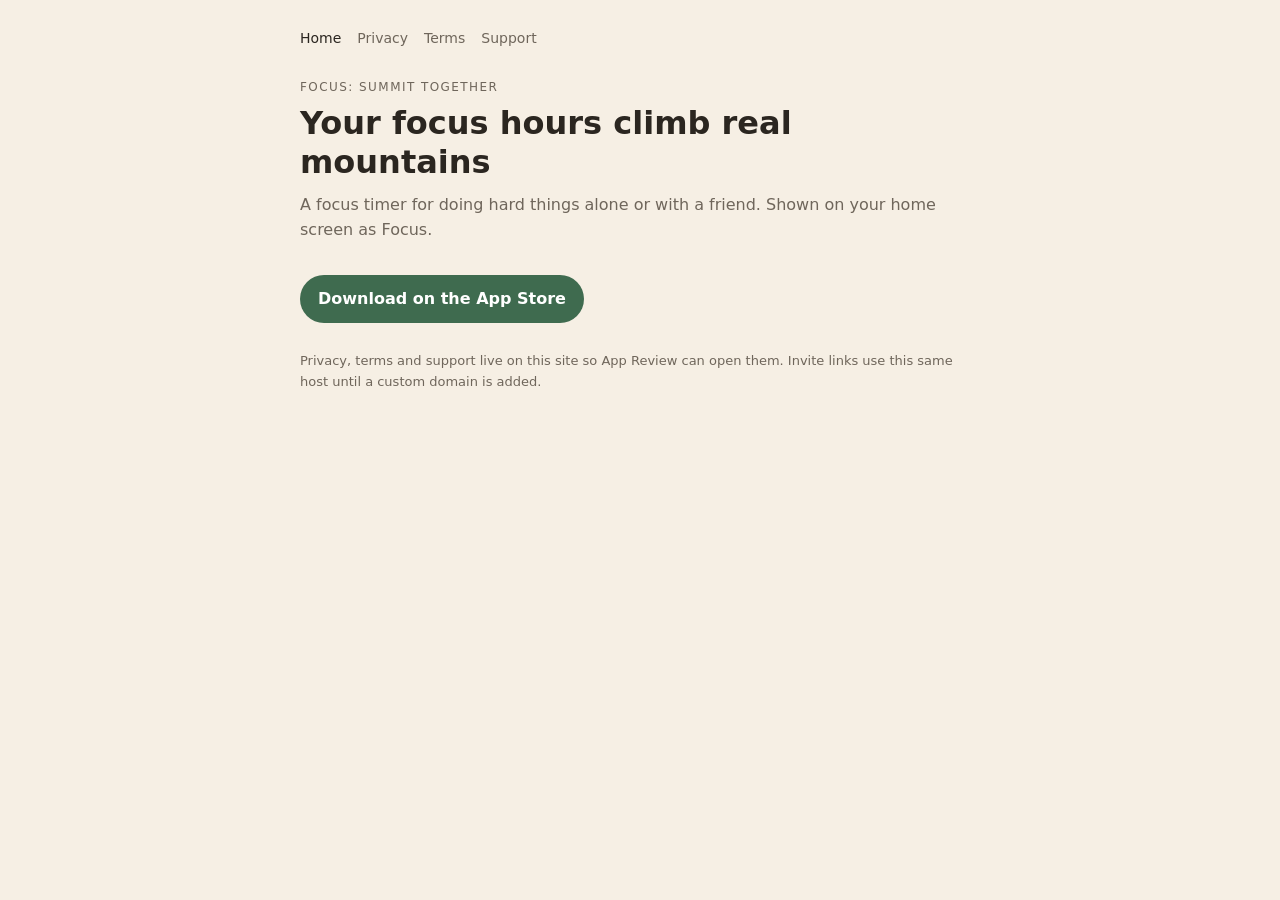
<file: index.html>
<!doctype html>
<html lang="en">
<head>
  <meta charset="utf-8">
  <meta name="viewport" content="width=device-width, initial-scale=1">
  <title>Focus: Summit Together</title>
  <meta name="description" content="Your focus hours climb real mountains. Alone or with a friend.">
  <link rel="stylesheet" href="site.css">
</head>
<body>
  <div class="wrap">
    <nav class="nav" aria-label="Site">
      <a href="./" aria-current="page">Home</a>
      <a href="privacy/">Privacy</a>
      <a href="terms/">Terms</a>
      <a href="support/">Support</a>
    </nav>
    <p class="eyebrow">Focus: Summit Together</p>
    <h1>Your focus hours climb real mountains</h1>
    <p class="lead">A focus timer for doing hard things alone or with a friend. Shown on your home screen as Focus.</p>
    <p><a class="cta" href="https://apps.apple.com/app/id6811546229">Download on the App Store</a></p>
    <p class="fine">Privacy, terms and support live on this site so App Review can open them. Invite links use this same host until a custom domain is added.</p>
  </div>
</body>
</html>
</file>
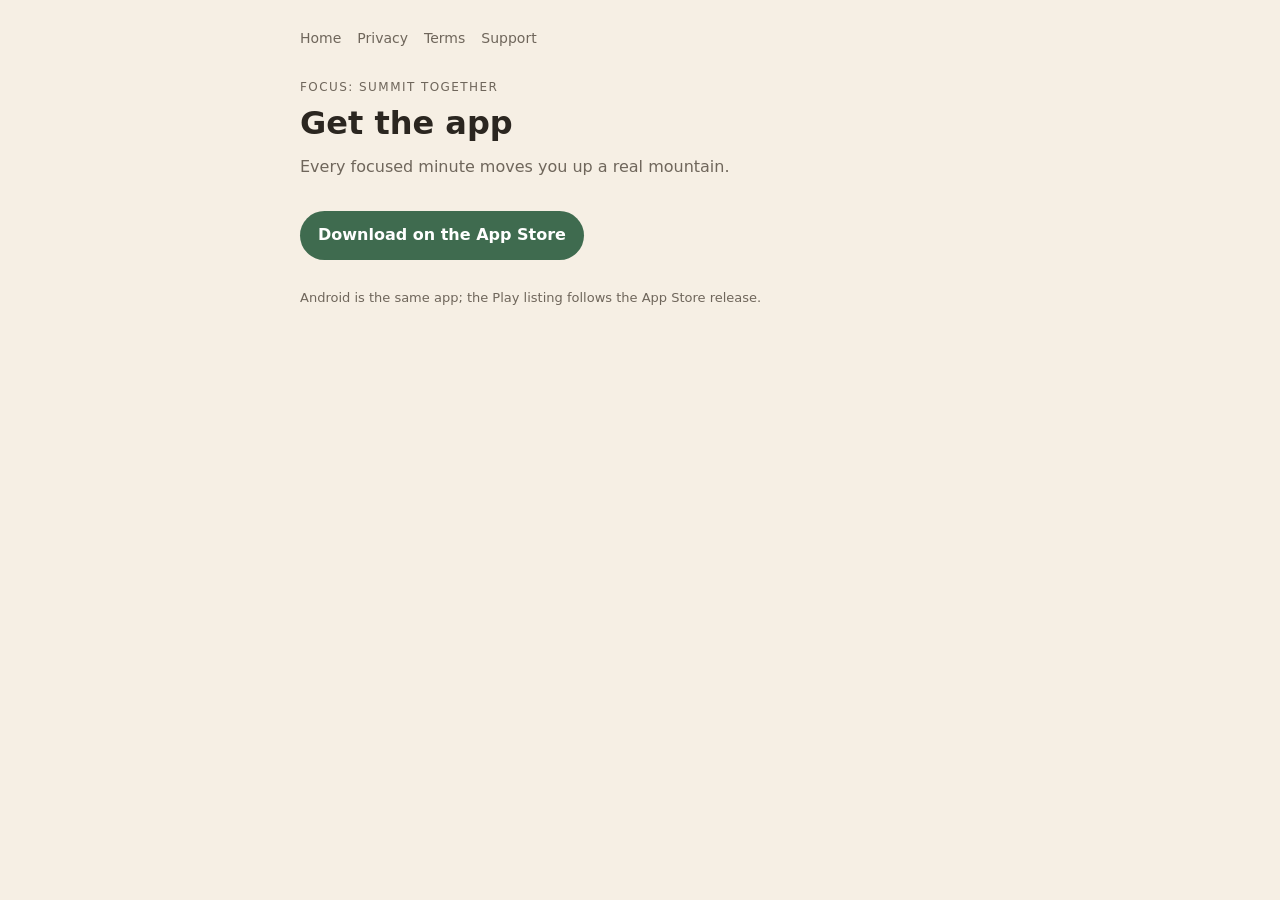
<file: get/index.html>
<!doctype html>
<html lang="en">
<head>
  <meta charset="utf-8">
  <meta name="viewport" content="width=device-width, initial-scale=1">
  <title>Get Focus: Summit Together</title>
  <link rel="stylesheet" href="../site.css">
</head>
<body>
  <div class="wrap">
    <nav class="nav" aria-label="Site">
      <a href="../">Home</a>
      <a href="../privacy/">Privacy</a>
      <a href="../terms/">Terms</a>
      <a href="../support/">Support</a>
    </nav>
    <p class="eyebrow">Focus: Summit Together</p>
    <h1>Get the app</h1>
    <p class="lead">Every focused minute moves you up a real mountain.</p>
    <p><a class="cta" href="https://apps.apple.com/app/id6811546229">Download on the App Store</a></p>
    <p class="fine">Android is the same app; the Play listing follows the App Store release.</p>
  </div>
</body>
</html>
</file>
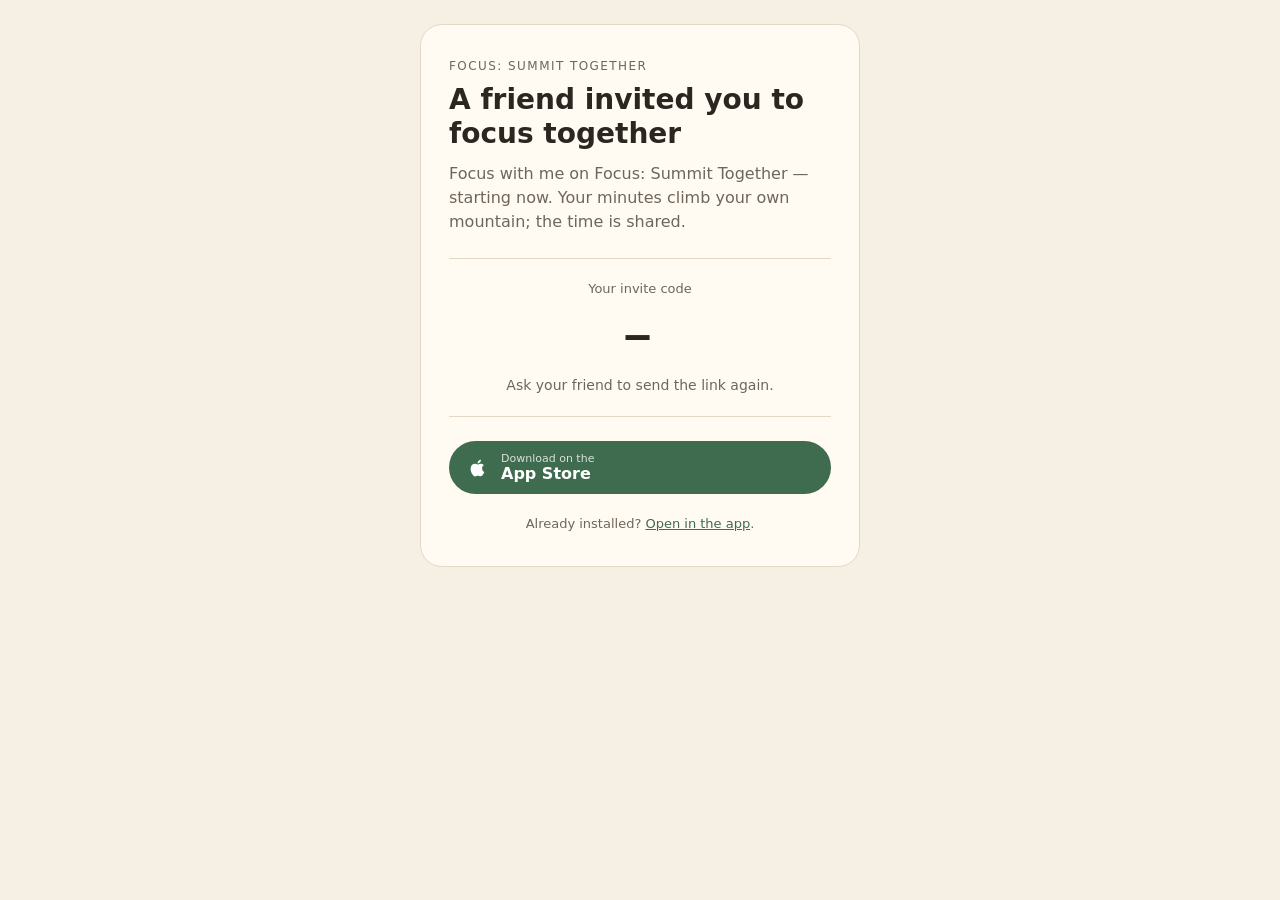
<file: join/index.html>
<!doctype html>
<html lang="en">
<head>
  <meta charset="utf-8">
  <meta name="viewport" content="width=device-width, initial-scale=1">
  <title>Focus with me on Focus: Summit Together</title>
  <meta name="description" content="A friend invited you to focus together on Focus: Summit Together.">
  <meta name="apple-itunes-app" content="app-id=6811546229">
  <link rel="stylesheet" href="join.css">
</head>
<body>
  <main class="card" role="main">
    <p class="eyebrow">Focus: Summit Together</p>
    <h1 id="headline">A friend invited you to focus together</h1>
    <p class="lead">Focus with me on Focus: Summit Together — starting now. Your minutes climb your own mountain; the time is shared.</p>

    <section class="code-block" aria-labelledby="code-label">
      <p id="code-label" class="label">Your invite code</p>
      <p id="code" class="code" aria-live="polite">······</p>
      <p class="hint">Open Focus: Summit Together → <strong>Focus with a friend</strong> → <strong>Have a code?</strong> and paste this code.</p>
    </section>

    <section class="stores" aria-label="Get the app">
      <a class="badge badge-apple" id="appstore" href="https://apps.apple.com/app/id6811546229" rel="noopener">
        <svg viewBox="0 0 24 24" width="22" height="22" aria-hidden="true" focusable="false"><path fill="currentColor" d="M16.4 12.6c0-2.3 1.9-3.4 2-3.5-1.1-1.6-2.8-1.8-3.4-1.8-1.4-.1-2.8.9-3.5.9-.7 0-1.8-.8-3-.8-1.5 0-3 .9-3.8 2.3-1.6 2.8-.4 7 1.2 9.2.8 1.1 1.7 2.4 2.9 2.3 1.2 0 1.6-.8 3-.8s1.8.8 3 .7c1.3 0 2.1-1.1 2.8-2.2.9-1.3 1.3-2.5 1.3-2.6-.1 0-2.5-1-2.5-3.7zM14.2 5.8c.6-.8 1.1-1.8 1-2.8-.9 0-2.1.6-2.7 1.4-.6.7-1.1 1.7-1 2.7 1 .1 2-.5 2.7-1.3z"/></svg>
        <span><small>Download on the</small>App Store</span>
      </a>
    </section>

    <p class="fine">Already installed? <a id="open-app" href="#">Open in the app</a>.</p>
  </main>
  <script src="code.js"></script>
</body>
</html>
</file>
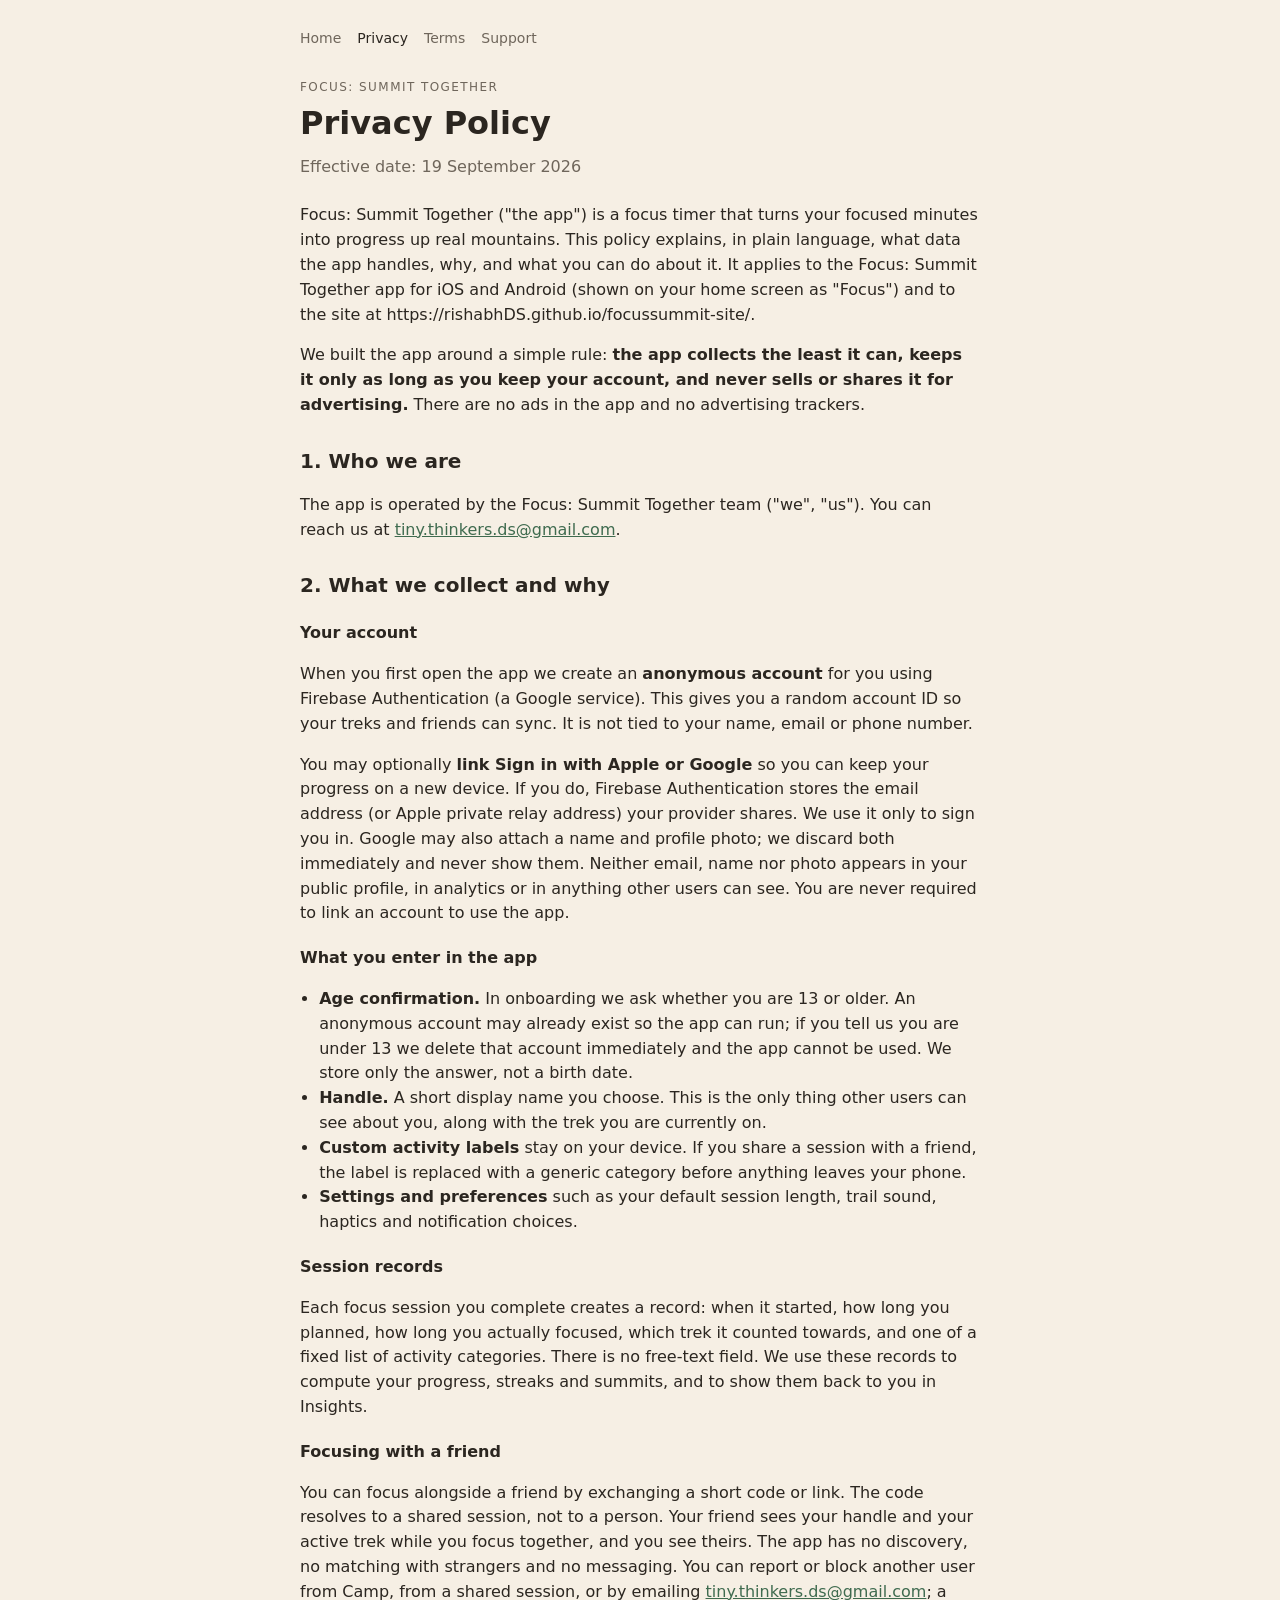
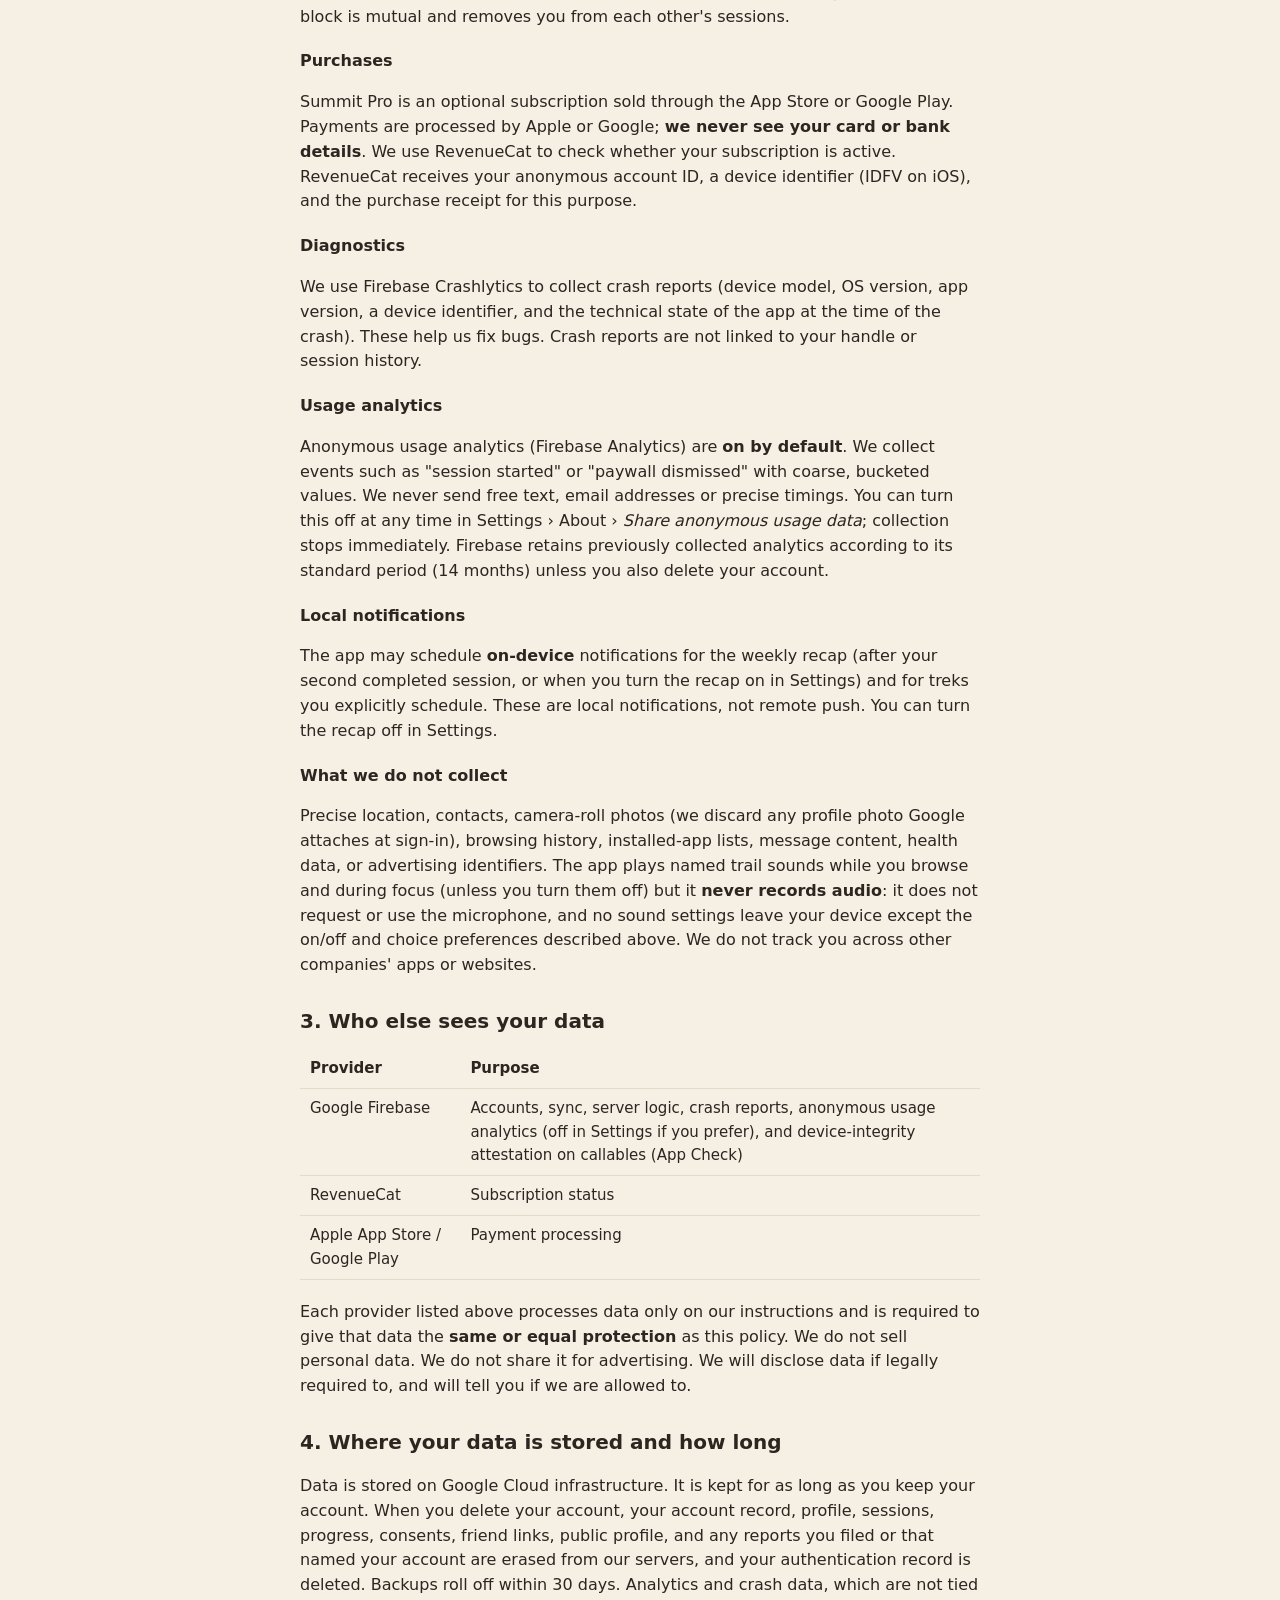
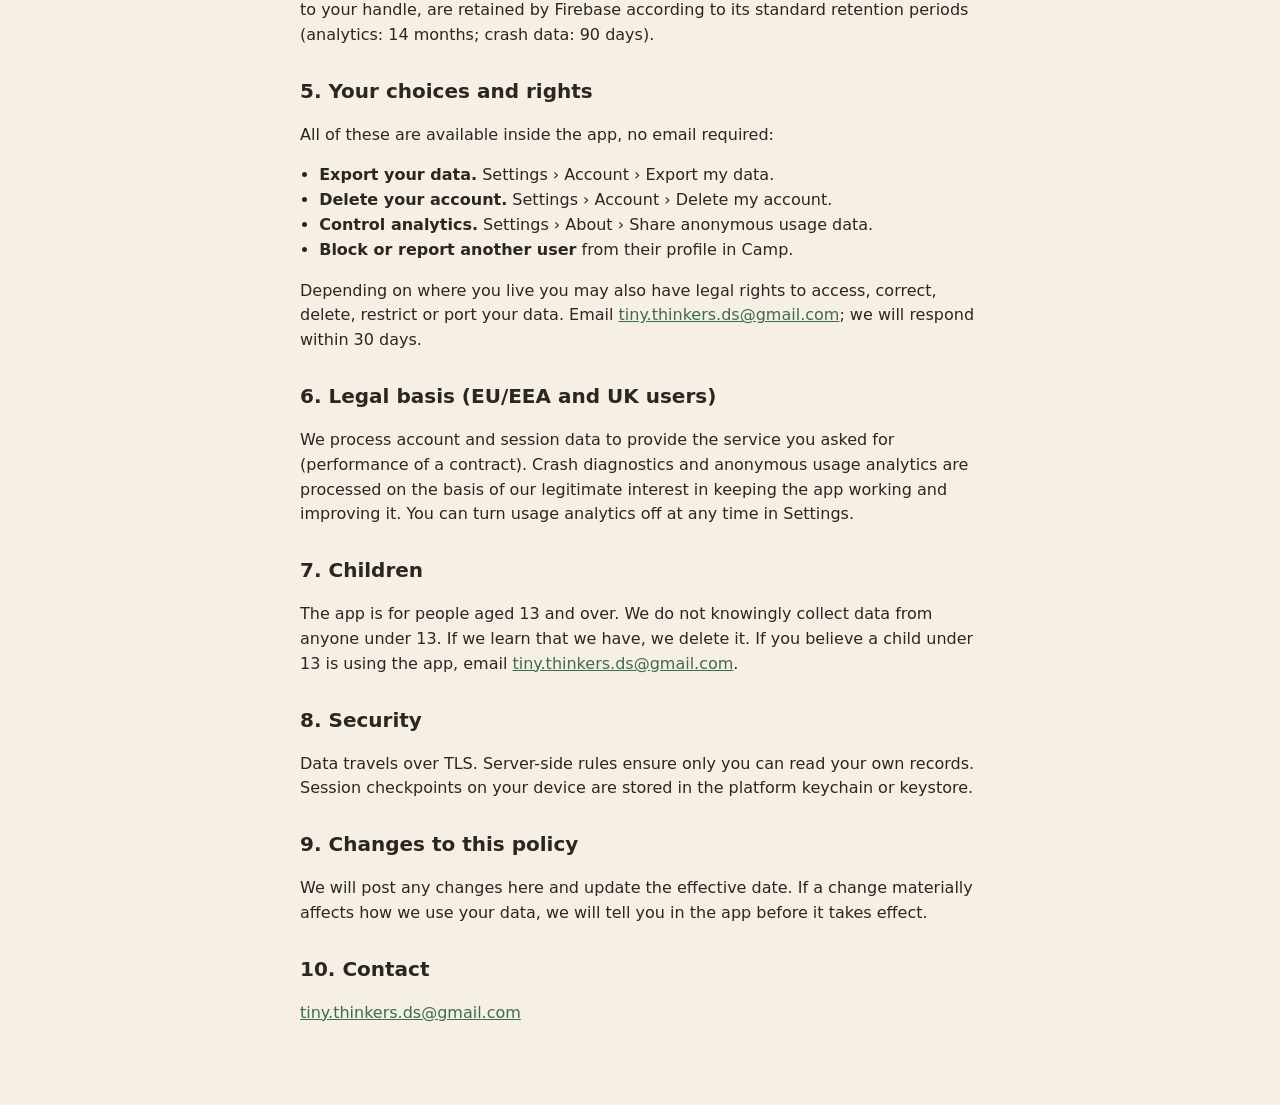
<file: privacy/index.html>
<!doctype html>
<html lang="en">
<head>
  <meta charset="utf-8">
  <meta name="viewport" content="width=device-width, initial-scale=1">
  <title>Privacy Policy — Focus: Summit Together</title>
  <link rel="stylesheet" href="../site.css">
</head>
<body>
  <div class="wrap">
    <nav class="nav" aria-label="Site">
      <a href="../">Home</a>
      <a href="../privacy/" aria-current="page">Privacy</a>
      <a href="../terms/">Terms</a>
      <a href="../support/">Support</a>
    </nav>
    <p class="eyebrow">Focus: Summit Together</p>
    <h1>Privacy Policy</h1>
    <p class="lead">Effective date: 19 September 2026</p>
    <div class="doc">
      <p>Focus: Summit Together ("the app") is a focus timer that turns your focused minutes into progress up real mountains. This policy explains, in plain language, what data the app handles, why, and what you can do about it. It applies to the Focus: Summit Together app for iOS and Android (shown on your home screen as "Focus") and to the site at https://rishabhDS.github.io/focussummit-site/.</p>
      <p>We built the app around a simple rule: <strong>the app collects the least it can, keeps it only as long as you keep your account, and never sells or shares it for advertising.</strong> There are no ads in the app and no advertising trackers.</p>

      <h2>1. Who we are</h2>
      <p>The app is operated by the Focus: Summit Together team ("we", "us"). You can reach us at <a href="mailto:tiny.thinkers.ds@gmail.com">tiny.thinkers.ds@gmail.com</a>.</p>

      <h2>2. What we collect and why</h2>
      <h3>Your account</h3>
      <p>When you first open the app we create an <strong>anonymous account</strong> for you using Firebase Authentication (a Google service). This gives you a random account ID so your treks and friends can sync. It is not tied to your name, email or phone number.</p>
      <p>You may optionally <strong>link Sign in with Apple or Google</strong> so you can keep your progress on a new device. If you do, Firebase Authentication stores the email address (or Apple private relay address) your provider shares. We use it only to sign you in. Google may also attach a name and profile photo; we discard both immediately and never show them. Neither email, name nor photo appears in your public profile, in analytics or in anything other users can see. You are never required to link an account to use the app.</p>
      <h3>What you enter in the app</h3>
      <ul>
        <li><strong>Age confirmation.</strong> In onboarding we ask whether you are 13 or older. An anonymous account may already exist so the app can run; if you tell us you are under 13 we delete that account immediately and the app cannot be used. We store only the answer, not a birth date.</li>
        <li><strong>Handle.</strong> A short display name you choose. This is the only thing other users can see about you, along with the trek you are currently on.</li>
        <li><strong>Custom activity labels</strong> stay on your device. If you share a session with a friend, the label is replaced with a generic category before anything leaves your phone.</li>
        <li><strong>Settings and preferences</strong> such as your default session length, trail sound, haptics and notification choices.</li>
      </ul>
      <h3>Session records</h3>
      <p>Each focus session you complete creates a record: when it started, how long you planned, how long you actually focused, which trek it counted towards, and one of a fixed list of activity categories. There is no free-text field. We use these records to compute your progress, streaks and summits, and to show them back to you in Insights.</p>
      <h3>Focusing with a friend</h3>
      <p>You can focus alongside a friend by exchanging a short code or link. The code resolves to a shared session, not to a person. Your friend sees your handle and your active trek while you focus together, and you see theirs. The app has no discovery, no matching with strangers and no messaging. You can report or block another user from Camp, from a shared session, or by emailing <a href="mailto:tiny.thinkers.ds@gmail.com">tiny.thinkers.ds@gmail.com</a>; a block is mutual and removes you from each other's sessions.</p>
      <h3>Purchases</h3>
      <p>Summit Pro is an optional subscription sold through the App Store or Google Play. Payments are processed by Apple or Google; <strong>we never see your card or bank details</strong>. We use RevenueCat to check whether your subscription is active. RevenueCat receives your anonymous account ID, a device identifier (IDFV on iOS), and the purchase receipt for this purpose.</p>
      <h3>Diagnostics</h3>
      <p>We use Firebase Crashlytics to collect crash reports (device model, OS version, app version, a device identifier, and the technical state of the app at the time of the crash). These help us fix bugs. Crash reports are not linked to your handle or session history.</p>
      <h3>Usage analytics</h3>
      <p>Anonymous usage analytics (Firebase Analytics) are <strong>on by default</strong>. We collect events such as "session started" or "paywall dismissed" with coarse, bucketed values. We never send free text, email addresses or precise timings. You can turn this off at any time in Settings › About › <em>Share anonymous usage data</em>; collection stops immediately. Firebase retains previously collected analytics according to its standard period (14 months) unless you also delete your account.</p>
      <h3>Local notifications</h3>
      <p>The app may schedule <strong>on-device</strong> notifications for the weekly recap (after your second completed session, or when you turn the recap on in Settings) and for treks you explicitly schedule. These are local notifications, not remote push. You can turn the recap off in Settings.</p>
      <h3>What we do not collect</h3>
      <p>Precise location, contacts, camera-roll photos (we discard any profile photo Google attaches at sign-in), browsing history, installed-app lists, message content, health data, or advertising identifiers. The app plays named trail sounds while you browse and during focus (unless you turn them off) but it <strong>never records audio</strong>: it does not request or use the microphone, and no sound settings leave your device except the on/off and choice preferences described above. We do not track you across other companies' apps or websites.</p>

      <h2>3. Who else sees your data</h2>
      <table>
        <thead><tr><th>Provider</th><th>Purpose</th></tr></thead>
        <tbody>
          <tr><td>Google Firebase</td><td>Accounts, sync, server logic, crash reports, anonymous usage analytics (off in Settings if you prefer), and device-integrity attestation on callables (App Check)</td></tr>
          <tr><td>RevenueCat</td><td>Subscription status</td></tr>
          <tr><td>Apple App Store / Google Play</td><td>Payment processing</td></tr>
        </tbody>
      </table>
      <p>Each provider listed above processes data only on our instructions and is required to give that data the <strong>same or equal protection</strong> as this policy. We do not sell personal data. We do not share it for advertising. We will disclose data if legally required to, and will tell you if we are allowed to.</p>

      <h2>4. Where your data is stored and how long</h2>
      <p>Data is stored on Google Cloud infrastructure. It is kept for as long as you keep your account. When you delete your account, your account record, profile, sessions, progress, consents, friend links, public profile, and any reports you filed or that named your account are erased from our servers, and your authentication record is deleted. Backups roll off within 30 days. Analytics and crash data, which are not tied to your handle, are retained by Firebase according to its standard retention periods (analytics: 14 months; crash data: 90 days).</p>

      <h2>5. Your choices and rights</h2>
      <p id="your-choices-and-rights">All of these are available inside the app, no email required:</p>
      <ul>
        <li><strong>Export your data.</strong> Settings › Account › Export my data.</li>
        <li><strong>Delete your account.</strong> Settings › Account › Delete my account.</li>
        <li><strong>Control analytics.</strong> Settings › About › Share anonymous usage data.</li>
        <li><strong>Block or report another user</strong> from their profile in Camp.</li>
      </ul>
      <p>Depending on where you live you may also have legal rights to access, correct, delete, restrict or port your data. Email <a href="mailto:tiny.thinkers.ds@gmail.com">tiny.thinkers.ds@gmail.com</a>; we will respond within 30 days.</p>

      <h2>6. Legal basis (EU/EEA and UK users)</h2>
      <p>We process account and session data to provide the service you asked for (performance of a contract). Crash diagnostics and anonymous usage analytics are processed on the basis of our legitimate interest in keeping the app working and improving it. You can turn usage analytics off at any time in Settings.</p>

      <h2>7. Children</h2>
      <p>The app is for people aged 13 and over. We do not knowingly collect data from anyone under 13. If we learn that we have, we delete it. If you believe a child under 13 is using the app, email <a href="mailto:tiny.thinkers.ds@gmail.com">tiny.thinkers.ds@gmail.com</a>.</p>

      <h2>8. Security</h2>
      <p>Data travels over TLS. Server-side rules ensure only you can read your own records. Session checkpoints on your device are stored in the platform keychain or keystore.</p>

      <h2>9. Changes to this policy</h2>
      <p>We will post any changes here and update the effective date. If a change materially affects how we use your data, we will tell you in the app before it takes effect.</p>

      <h2>10. Contact</h2>
      <p><a href="mailto:tiny.thinkers.ds@gmail.com">tiny.thinkers.ds@gmail.com</a></p>
    </div>
  </div>
</body>
</html>
</file>
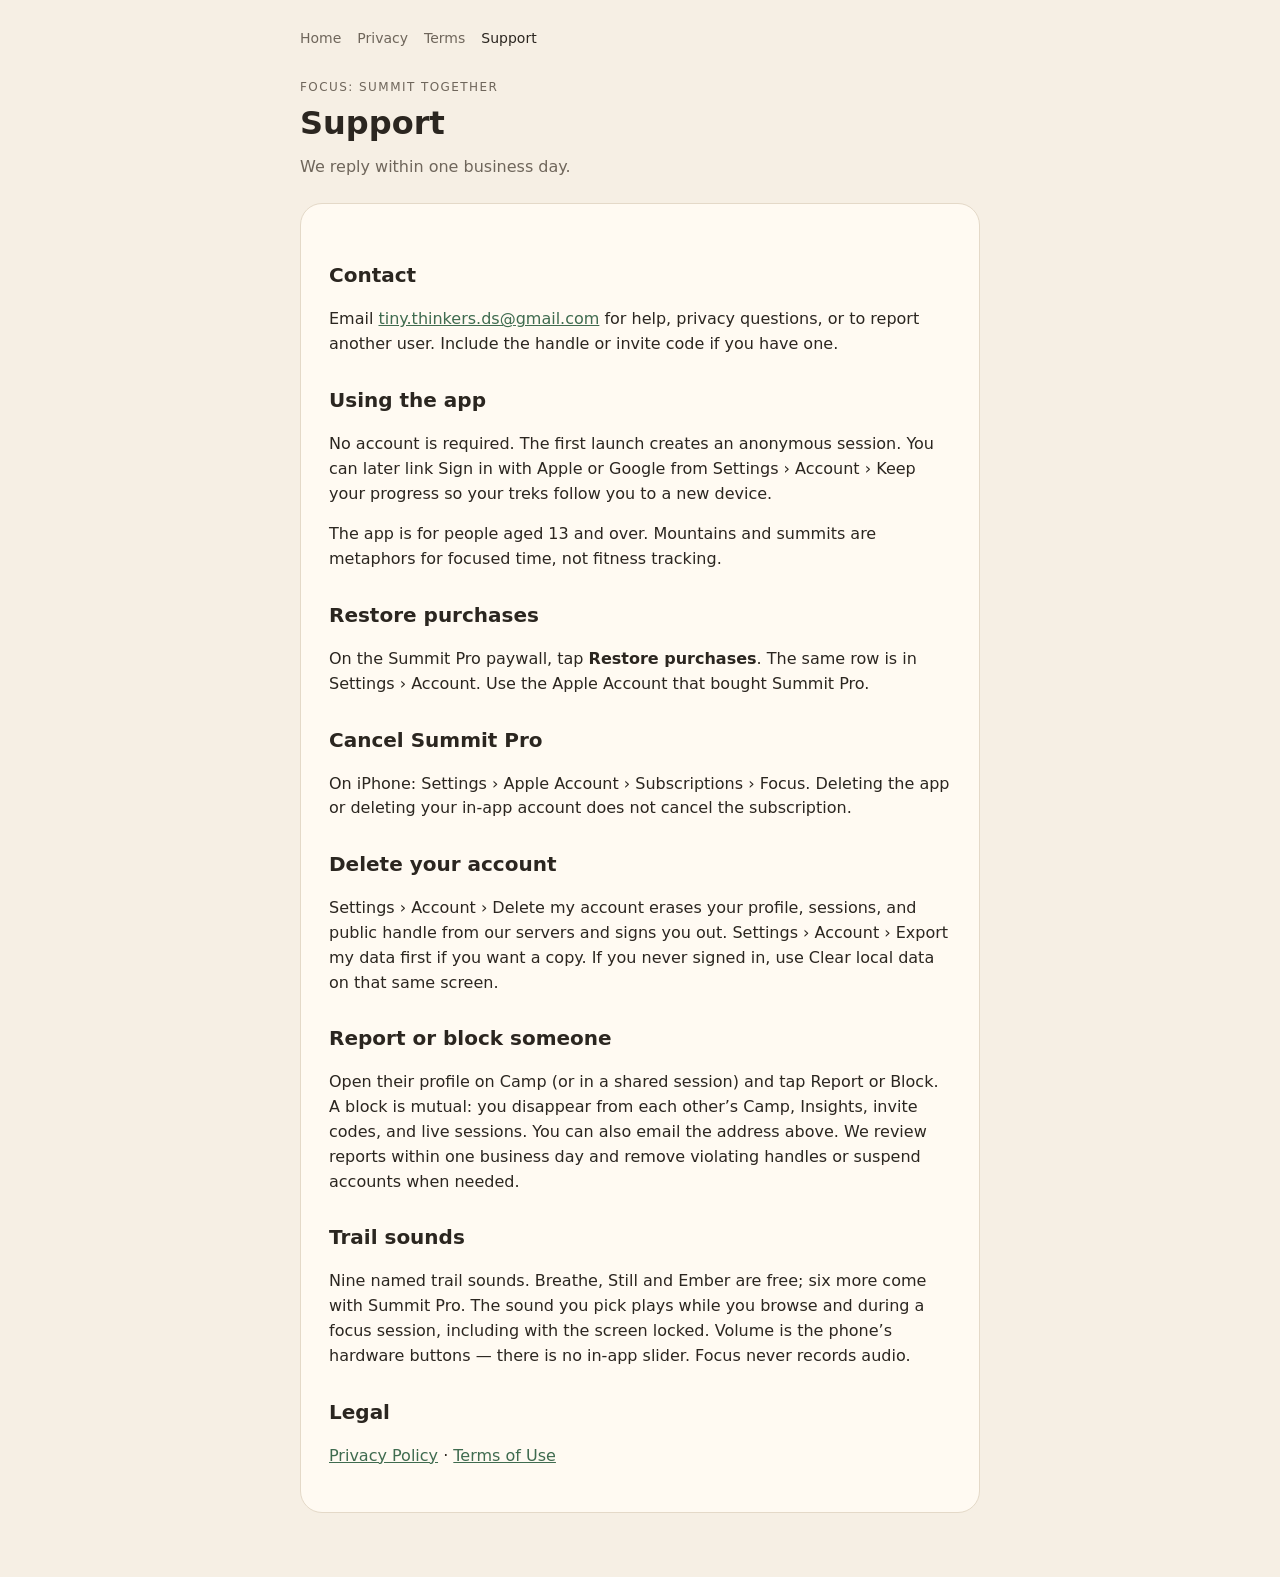
<file: support/index.html>
<!doctype html>
<html lang="en">
<head>
  <meta charset="utf-8">
  <meta name="viewport" content="width=device-width, initial-scale=1">
  <title>Support — Focus: Summit Together</title>
  <link rel="stylesheet" href="../site.css">
</head>
<body>
  <div class="wrap">
    <nav class="nav" aria-label="Site">
      <a href="../">Home</a>
      <a href="../privacy/">Privacy</a>
      <a href="../terms/">Terms</a>
      <a href="../support/" aria-current="page">Support</a>
    </nav>
    <p class="eyebrow">Focus: Summit Together</p>
    <h1>Support</h1>
    <p class="lead">We reply within one business day.</p>
    <div class="card doc">
      <h2>Contact</h2>
      <p>Email <a href="mailto:tiny.thinkers.ds@gmail.com">tiny.thinkers.ds@gmail.com</a> for help, privacy questions, or to report another user. Include the handle or invite code if you have one.</p>

      <h2>Using the app</h2>
      <p>No account is required. The first launch creates an anonymous session. You can later link Sign in with Apple or Google from Settings › Account › Keep your progress so your treks follow you to a new device.</p>
      <p>The app is for people aged 13 and over. Mountains and summits are metaphors for focused time, not fitness tracking.</p>

      <h2>Restore purchases</h2>
      <p>On the Summit Pro paywall, tap <strong>Restore purchases</strong>. The same row is in Settings › Account. Use the Apple Account that bought Summit Pro.</p>

      <h2>Cancel Summit Pro</h2>
      <p>On iPhone: Settings › Apple Account › Subscriptions › Focus. Deleting the app or deleting your in-app account does not cancel the subscription.</p>

      <h2>Delete your account</h2>
      <p>Settings › Account › Delete my account erases your profile, sessions, and public handle from our servers and signs you out. Settings › Account › Export my data first if you want a copy. If you never signed in, use Clear local data on that same screen.</p>

      <h2>Report or block someone</h2>
      <p>Open their profile on Camp (or in a shared session) and tap Report or Block. A block is mutual: you disappear from each other’s Camp, Insights, invite codes, and live sessions. You can also email the address above. We review reports within one business day and remove violating handles or suspend accounts when needed.</p>

      <h2>Trail sounds</h2>
      <p>Nine named trail sounds. Breathe, Still and Ember are free; six more come with Summit Pro. The sound you pick plays while you browse and during a focus session, including with the screen locked. Volume is the phone’s hardware buttons — there is no in-app slider. Focus never records audio.</p>

      <h2>Legal</h2>
      <p><a href="../privacy/">Privacy Policy</a> · <a href="../terms/">Terms of Use</a></p>
    </div>
  </div>
</body>
</html>
</file>
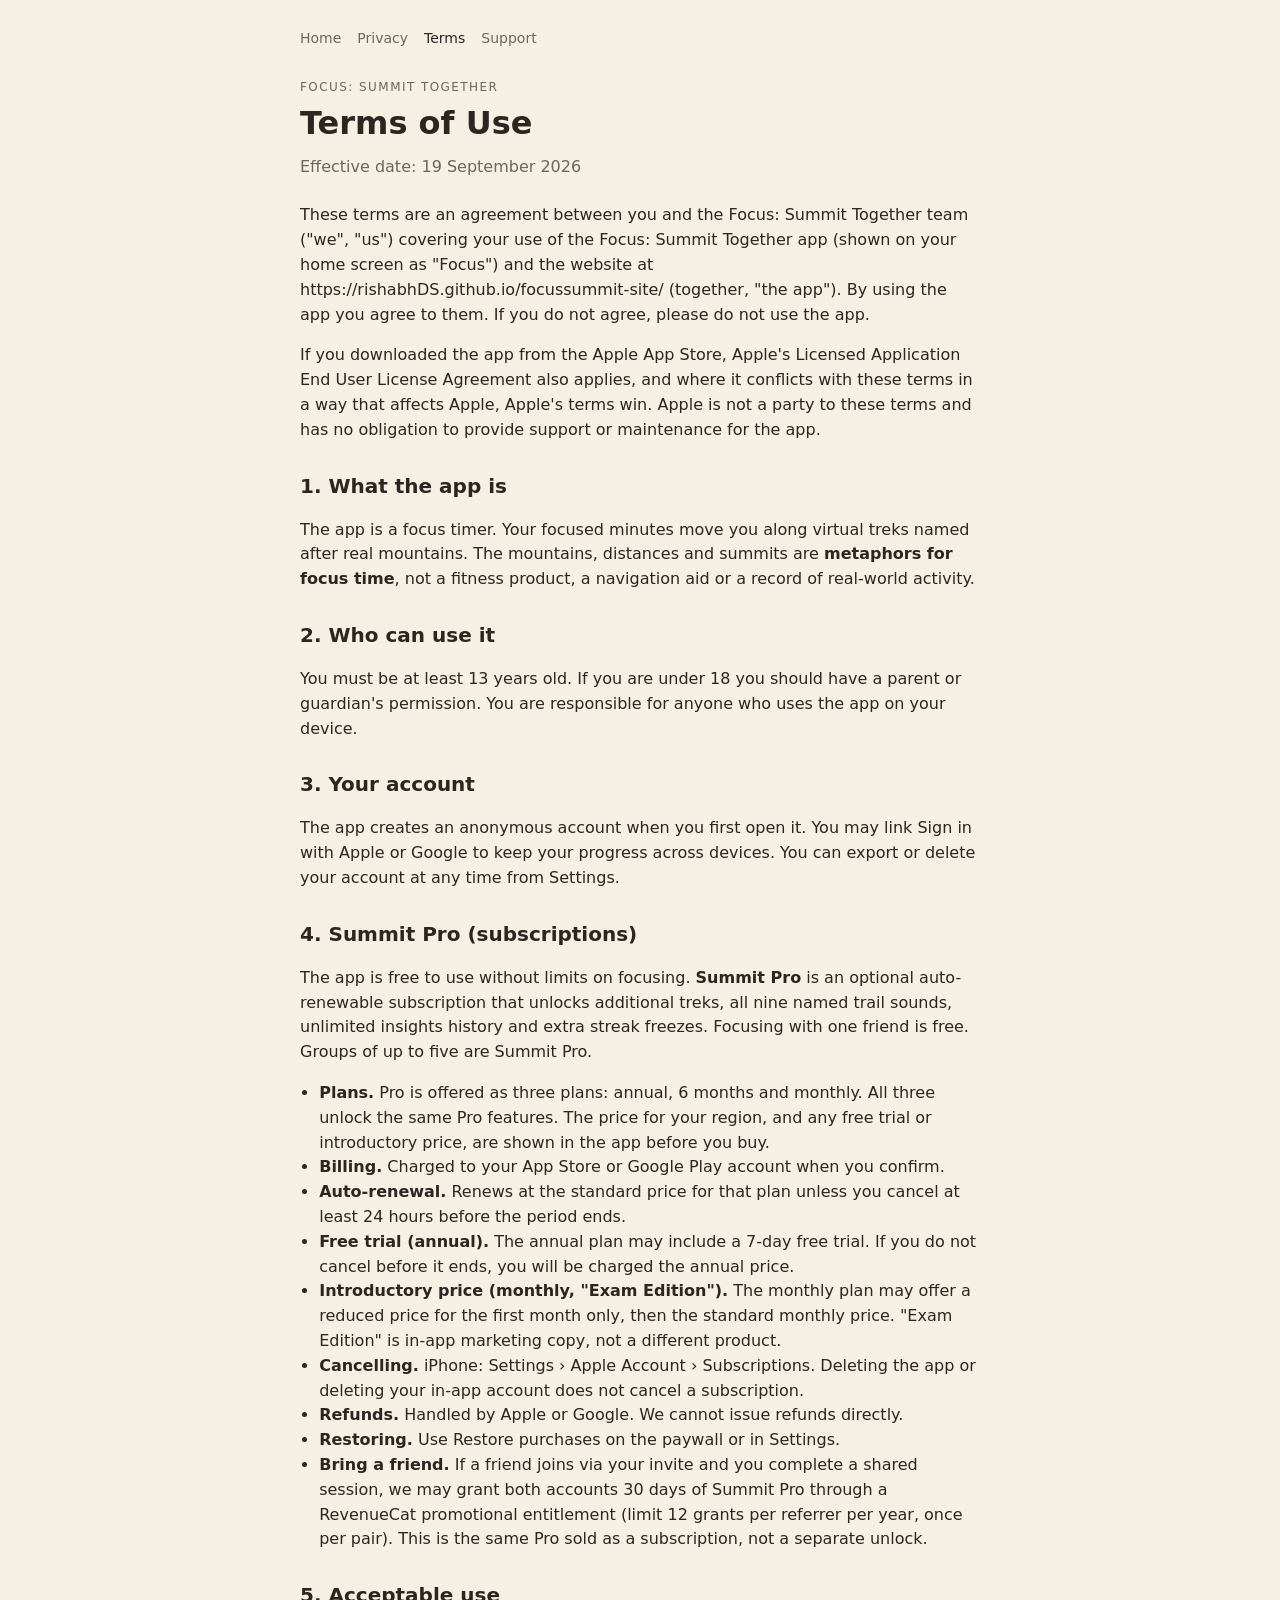
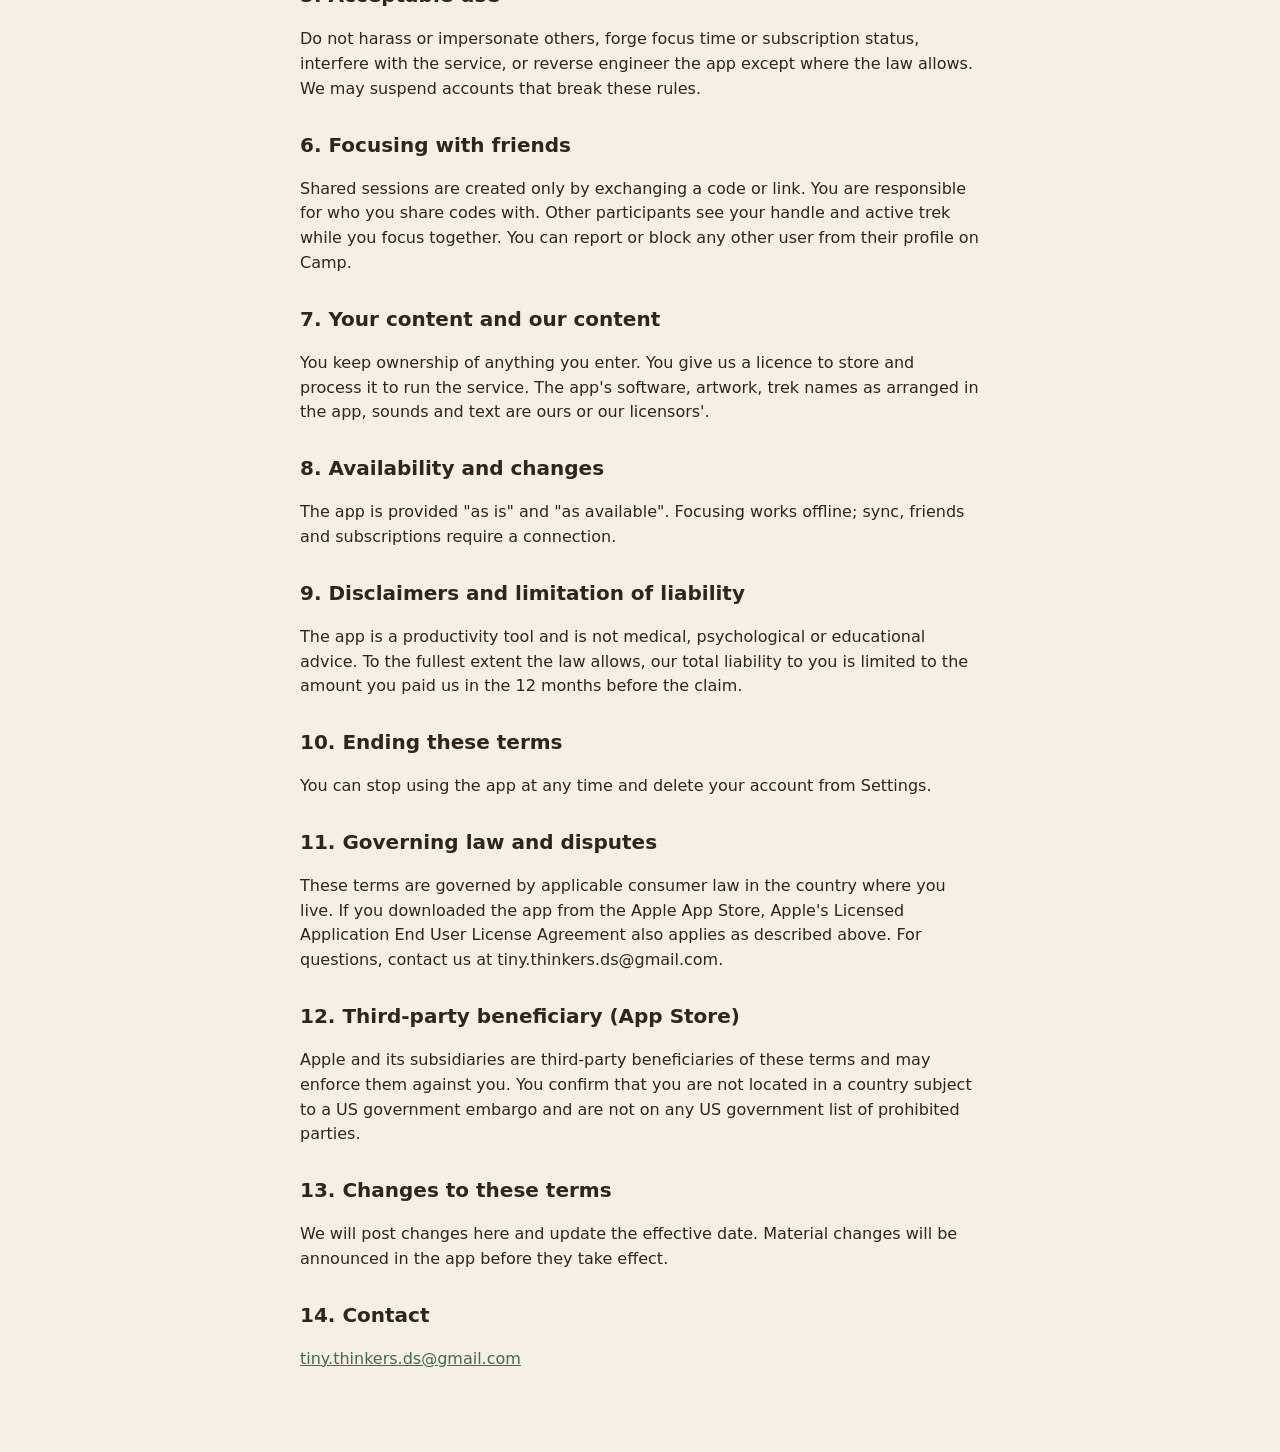
<file: terms/index.html>
<!doctype html>
<html lang="en">
<head>
  <meta charset="utf-8">
  <meta name="viewport" content="width=device-width, initial-scale=1">
  <title>Terms of Use — Focus: Summit Together</title>
  <link rel="stylesheet" href="../site.css">
</head>
<body>
  <div class="wrap">
    <nav class="nav" aria-label="Site">
      <a href="../">Home</a>
      <a href="../privacy/">Privacy</a>
      <a href="../terms/" aria-current="page">Terms</a>
      <a href="../support/">Support</a>
    </nav>
    <p class="eyebrow">Focus: Summit Together</p>
    <h1>Terms of Use</h1>
    <p class="lead">Effective date: 19 September 2026</p>
    <div class="doc">
      <p>These terms are an agreement between you and the Focus: Summit Together team ("we", "us") covering your use of the Focus: Summit Together app (shown on your home screen as "Focus") and the website at https://rishabhDS.github.io/focussummit-site/ (together, "the app"). By using the app you agree to them. If you do not agree, please do not use the app.</p>
      <p>If you downloaded the app from the Apple App Store, Apple's Licensed Application End User License Agreement also applies, and where it conflicts with these terms in a way that affects Apple, Apple's terms win. Apple is not a party to these terms and has no obligation to provide support or maintenance for the app.</p>

      <h2>1. What the app is</h2>
      <p>The app is a focus timer. Your focused minutes move you along virtual treks named after real mountains. The mountains, distances and summits are <strong>metaphors for focus time</strong>, not a fitness product, a navigation aid or a record of real-world activity.</p>

      <h2>2. Who can use it</h2>
      <p>You must be at least 13 years old. If you are under 18 you should have a parent or guardian's permission. You are responsible for anyone who uses the app on your device.</p>

      <h2>3. Your account</h2>
      <p>The app creates an anonymous account when you first open it. You may link Sign in with Apple or Google to keep your progress across devices. You can export or delete your account at any time from Settings.</p>

      <h2>4. Summit Pro (subscriptions)</h2>
      <p>The app is free to use without limits on focusing. <strong>Summit Pro</strong> is an optional auto-renewable subscription that unlocks additional treks, all nine named trail sounds, unlimited insights history and extra streak freezes. Focusing with one friend is free. Groups of up to five are Summit Pro.</p>
      <ul>
        <li><strong>Plans.</strong> Pro is offered as three plans: annual, 6 months and monthly. All three unlock the same Pro features. The price for your region, and any free trial or introductory price, are shown in the app before you buy.</li>
        <li><strong>Billing.</strong> Charged to your App Store or Google Play account when you confirm.</li>
        <li><strong>Auto-renewal.</strong> Renews at the standard price for that plan unless you cancel at least 24 hours before the period ends.</li>
        <li><strong>Free trial (annual).</strong> The annual plan may include a 7-day free trial. If you do not cancel before it ends, you will be charged the annual price.</li>
        <li><strong>Introductory price (monthly, "Exam Edition").</strong> The monthly plan may offer a reduced price for the first month only, then the standard monthly price. "Exam Edition" is in-app marketing copy, not a different product.</li>
        <li><strong>Cancelling.</strong> iPhone: Settings › Apple Account › Subscriptions. Deleting the app or deleting your in-app account does not cancel a subscription.</li>
        <li><strong>Refunds.</strong> Handled by Apple or Google. We cannot issue refunds directly.</li>
        <li><strong>Restoring.</strong> Use Restore purchases on the paywall or in Settings.</li>
        <li><strong>Bring a friend.</strong> If a friend joins via your invite and you complete a shared session, we may grant both accounts 30 days of Summit Pro through a RevenueCat promotional entitlement (limit 12 grants per referrer per year, once per pair). This is the same Pro sold as a subscription, not a separate unlock.</li>
      </ul>

      <h2>5. Acceptable use</h2>
      <p>Do not harass or impersonate others, forge focus time or subscription status, interfere with the service, or reverse engineer the app except where the law allows. We may suspend accounts that break these rules.</p>

      <h2>6. Focusing with friends</h2>
      <p>Shared sessions are created only by exchanging a code or link. You are responsible for who you share codes with. Other participants see your handle and active trek while you focus together. You can report or block any other user from their profile on Camp.</p>

      <h2>7. Your content and our content</h2>
      <p>You keep ownership of anything you enter. You give us a licence to store and process it to run the service. The app's software, artwork, trek names as arranged in the app, sounds and text are ours or our licensors'.</p>

      <h2>8. Availability and changes</h2>
      <p>The app is provided "as is" and "as available". Focusing works offline; sync, friends and subscriptions require a connection.</p>

      <h2>9. Disclaimers and limitation of liability</h2>
      <p>The app is a productivity tool and is not medical, psychological or educational advice. To the fullest extent the law allows, our total liability to you is limited to the amount you paid us in the 12 months before the claim.</p>

      <h2>10. Ending these terms</h2>
      <p>You can stop using the app at any time and delete your account from Settings.</p>

      <h2>11. Governing law and disputes</h2>
      <p>These terms are governed by applicable consumer law in the country where you live. If you downloaded the app from the Apple App Store, Apple's Licensed Application End User License Agreement also applies as described above. For questions, contact us at tiny.thinkers.ds@gmail.com.</p>

      <h2>12. Third-party beneficiary (App Store)</h2>
      <p>Apple and its subsidiaries are third-party beneficiaries of these terms and may enforce them against you. You confirm that you are not located in a country subject to a US government embargo and are not on any US government list of prohibited parties.</p>

      <h2>13. Changes to these terms</h2>
      <p>We will post changes here and update the effective date. Material changes will be announced in the app before they take effect.</p>

      <h2>14. Contact</h2>
      <p><a href="mailto:tiny.thinkers.ds@gmail.com">tiny.thinkers.ds@gmail.com</a></p>
    </div>
  </div>
</body>
</html>
</file>
<file: site.css>
/* Shared GitHub Pages chrome for focussummit.app. Join landing keeps join.css. */
:root {
  --bg: #f6efe4;
  --panel: #fffaf2;
  --ink: #2b2620;
  --muted: #6f665b;
  --accent: #3f6b4f;
  --accent-ink: #ffffff;
  --line: #e4d9c8;
  --radius: 22px;
}
@media (prefers-color-scheme: dark) {
  :root {
    --bg: #1c1916;
    --panel: #26221e;
    --ink: #f3ece2;
    --muted: #b3a89a;
    --accent: #8dbb9a;
    --accent-ink: #14201a;
    --line: #3a342d;
  }
}
* { box-sizing: border-box; }
html, body { margin: 0; min-height: 100%; }
body {
  background: var(--bg);
  color: var(--ink);
  font: 16px/1.55 Inter, system-ui, -apple-system, "Segoe UI", Roboto, sans-serif;
}
a { color: var(--accent); }
.wrap {
  max-width: 720px;
  margin: 0 auto;
  padding: 28px 20px 64px;
}
.nav {
  display: flex;
  flex-wrap: wrap;
  gap: 8px 16px;
  margin: 0 0 28px;
  font-size: 14px;
}
.nav a { color: var(--muted); text-decoration: none; }
.nav a:hover, .nav a[aria-current="page"] { color: var(--ink); }
.eyebrow {
  margin: 0 0 8px;
  font-size: 12px;
  letter-spacing: .12em;
  text-transform: uppercase;
  color: var(--muted);
}
h1 {
  margin: 0 0 12px;
  font-family: Sora, Inter, system-ui, sans-serif;
  font-size: 32px;
  line-height: 1.2;
  font-weight: 600;
}
h2 { margin: 28px 0 10px; font-size: 20px; }
h3 { margin: 20px 0 8px; font-size: 16px; }
.lead { margin: 0 0 24px; color: var(--muted); }
.doc p, .doc li { color: var(--ink); }
.doc ul { padding-left: 1.2em; }
.doc table {
  width: 100%;
  border-collapse: collapse;
  font-size: 15px;
  margin: 12px 0 20px;
}
.doc th, .doc td {
  text-align: left;
  vertical-align: top;
  padding: 8px 10px;
  border-bottom: 1px solid var(--line);
}
.card {
  background: var(--panel);
  border: 1px solid var(--line);
  border-radius: var(--radius);
  padding: 28px;
}
.cta {
  display: inline-flex;
  align-items: center;
  margin-top: 8px;
  padding: 12px 18px;
  border-radius: 999px;
  background: var(--accent);
  color: var(--accent-ink);
  text-decoration: none;
  font-weight: 600;
}
.fine { margin-top: 28px; font-size: 13px; color: var(--muted); }
</file>
<file: join/join.css>
/* Focus: Summit Together — /join landing. Warm, quiet, editorial (brief §7). No build step. */
:root {
  --bg: #f6efe4;
  --panel: #fffaf2;
  --ink: #2b2620;
  --muted: #6f665b;
  --accent: #3f6b4f;
  --accent-ink: #ffffff;
  --line: #e4d9c8;
  --radius: 22px;
}
@media (prefers-color-scheme: dark) {
  :root {
    --bg: #1c1916;
    --panel: #26221e;
    --ink: #f3ece2;
    --muted: #b3a89a;
    --accent: #8dbb9a;
    --accent-ink: #14201a;
    --line: #3a342d;
  }
}
* { box-sizing: border-box; }
html, body { margin: 0; min-height: 100%; }
body {
  background: var(--bg);
  color: var(--ink);
  font: 16px/1.5 Inter, system-ui, -apple-system, "Segoe UI", Roboto, sans-serif;
  display: grid;
  place-items: center;
  padding: 24px;
}
.card {
  width: 100%;
  max-width: 440px;
  background: var(--panel);
  border: 1px solid var(--line);
  border-radius: var(--radius);
  padding: 32px 28px;
}
.eyebrow {
  margin: 0 0 8px;
  font-size: 12px;
  letter-spacing: .12em;
  text-transform: uppercase;
  color: var(--muted);
}
h1 {
  margin: 0 0 12px;
  font-family: Sora, Inter, system-ui, sans-serif;
  font-size: 28px;
  line-height: 1.2;
  font-weight: 600;
}
.lead { margin: 0 0 24px; color: var(--muted); }
.code-block {
  border-top: 1px solid var(--line);
  border-bottom: 1px solid var(--line);
  padding: 20px 0;
  margin: 0 0 24px;
  text-align: center;
}
.label { margin: 0 0 6px; font-size: 13px; color: var(--muted); }
.code {
  margin: 0 0 10px;
  font-family: ui-monospace, "SF Mono", Menlo, Consolas, monospace;
  font-size: 40px;
  letter-spacing: .12em;
  font-weight: 600;
  user-select: all;
}
.hint { margin: 0; font-size: 14px; color: var(--muted); }
.stores { display: grid; gap: 12px; }
.badge {
  display: flex;
  align-items: center;
  gap: 12px;
  padding: 12px 18px;
  border-radius: 999px;
  text-decoration: none;
  font-weight: 600;
  line-height: 1.1;
}
.badge small { display: block; font-size: 11px; font-weight: 400; opacity: .8; }
.badge-apple { background: var(--accent); color: var(--accent-ink); }
.badge-apple:focus-visible { outline: 3px solid var(--ink); outline-offset: 2px; }
.badge-soon { background: transparent; color: var(--muted); border: 1px dashed var(--line); }
.fine { margin: 20px 0 0; font-size: 13px; color: var(--muted); text-align: center; }
.fine a { color: var(--accent); }
</file>
